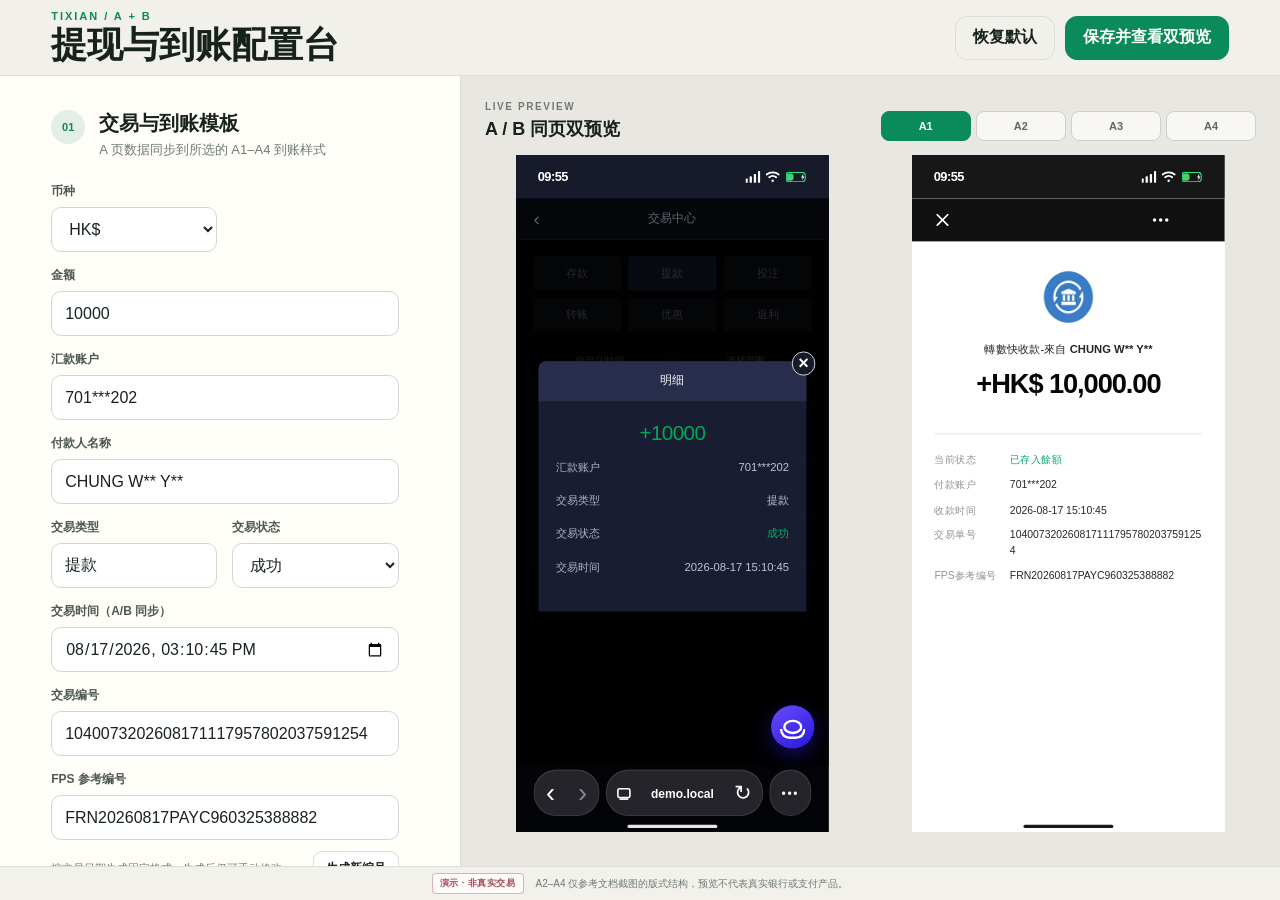
<file: index.html>
<!doctype html>
<html lang="zh-Hant" class="editor-shell">
<head>
  <meta charset="utf-8">
  <meta name="viewport" content="width=device-width, initial-scale=1">
  <meta name="color-scheme" content="light">
  <title>提现与到账 · 双页面配置台</title>
  <link rel="stylesheet" href="styles.css?v=20260821-12">
</head>
<body class="editor-page">
  <header class="topbar">
    <div>
      <p class="eyebrow">TIXIAN / A + B</p>
      <h1>提现与到账配置台</h1>
    </div>
    <div class="top-actions">
      <button class="button button--ghost" id="resetButton" type="button">恢复默认</button>
      <button class="button button--primary" id="focusPreviewButton" type="button">保存并查看双预览</button>
    </div>
  </header>

  <main class="workspace">
    <form class="control-panel" id="configForm" autocomplete="off">
      <input type="hidden" name="arrivalTemplate" value="a1">
      <section class="control-section">
        <div class="section-heading">
          <span>01</span>
          <div><h2>交易与到账模板</h2><p>A 页数据同步到所选的 A1–A4 到账样式</p></div>
        </div>
        <div class="field-grid">
          <label class="field"><span>币种</span><select name="currency"><option>HK$</option><option>¥</option><option>$</option><option>NT$</option></select></label>
          <label class="field field--wide"><span>金额</span><input name="amount" inputmode="decimal" value="2000.00"></label>
          <label class="field field--wide"><span>汇款账户</span><input name="payoutAccount" value="950***351"></label>
          <label class="field field--wide"><span>付款人名称</span><input name="payerName" value="CHUNG W** Y**"></label>
          <label class="field"><span>交易类型</span><input name="transactionType" value="提现"></label>
          <label class="field"><span>交易状态</span><select name="transactionStatus"><option>成功</option><option>处理中</option><option>失败</option></select></label>
          <label class="field field--wide"><span>交易时间（A/B 同步）</span><input name="withdrawalTime" type="datetime-local" step="1"></label>
          <label class="field field--wide"><span>交易编号</span><input name="transactionId" inputmode="numeric" maxlength="34" pattern="[0-9]{34}" aria-describedby="identifierHelp"></label>
          <label class="field field--wide"><span>FPS 参考编号</span><input name="fpsReference" maxlength="27" pattern="FRN[0-9]{8}PAYC[0-9]{12}" autocapitalize="characters" spellcheck="false" aria-describedby="identifierHelp"></label>
          <div class="identifier-actions field--wide">
            <small id="identifierHelp">按交易日期生成固定格式，生成后仍可手动修改</small>
            <button class="button button--compact" id="generateIdentifiersButton" type="button">生成新编号</button>
          </div>
          <label class="field field--wide"><span>B 页到账文案</span><input name="arrivalMessage"></label>
          <label class="field field--wide"><span>B 页账户状态</span><input name="balanceLabel"></label>
          <label class="field field--wide"><span>机构 / 银行名称</span><input name="institutionName"></label>
          <label class="field field--wide"><span>收款人名称</span><input name="recipientName"></label>
          <label class="field field--wide"><span>收款机构</span><input name="recipientBank"></label>
          <label class="field field--wide"><span>到账账户</span><input name="destinationAccount"></label>
          <label class="field"><span>交易摘要</span><input name="summaryLabel"></label>
          <label class="field"><span>账户余额显示</span><input name="accountBalance"></label>
          <label class="field field--wide"><span>备注 / 转账说明</span><input name="memo"></label>
        </div>
      </section>

      <section class="control-section">
        <div class="section-heading">
          <span>02</span>
          <div><h2>手机与状态栏</h2><p>A、B 两页同步应用</p></div>
        </div>
        <label class="field field--wide"><span>手机品牌</span>
          <select name="device">
            <option value="iphone">Apple iPhone</option>
            <option value="samsung">Samsung Galaxy</option>
            <option value="xiaomi">Xiaomi</option>
            <option value="pixel">Google Pixel</option>
            <option value="vivo">vivo</option>
          </select>
        </label>
        <div class="field-grid field-grid--status">
          <label class="field"><span>状态栏时间</span><input name="statusTime" type="time"></label>
          <label class="field"><span>网络文字</span><select name="carrier"><option value="">不显示</option><option>5G</option><option>4G</option><option>LTE</option><option>3G</option></select></label>
          <label class="field field--wide range-field"><span>电量 <output id="batteryOutput">72%</output></span><input name="battery" type="range" min="1" max="100" value="72"></label>
          <label class="field field--wide range-field"><span>信号强度 <output id="signalOutput">4/4</output></span><input name="signal" type="range" min="1" max="4" value="4"></label>
          <label class="switch-row field--wide"><span><b>显示 Wi-Fi</b><small>同时同步到 B 页状态栏</small></span><input name="wifi" type="checkbox"><i></i></label>
          <label class="switch-row field--wide"><span><b>显示电量百分比</b><small>例如电量设为 39 时，图标显示 39</small></span><input name="showBatteryPercent" type="checkbox"><i></i></label>
          <label class="switch-row field--wide"><span><b>充电中</b><small>开启后电池使用绿色充电样式</small></span><input name="charging" type="checkbox"><i></i></label>
        </div>
      </section>

      <div class="save-state" id="saveState"><i></i><span>修改会自动保存到当前浏览器</span></div>
    </form>

    <aside class="preview-panel" id="previews">
      <div class="preview-heading">
        <div><span>LIVE PREVIEW</span><h2>A / B 同页双预览</h2></div>
        <p id="activeTemplateLabel" hidden>B：A1 到账</p>
        <div class="template-switcher" id="templateSwitcher" aria-label="切换到账模板">
          <button type="button" data-template="a1">A1</button>
          <button type="button" data-template="a2">A2</button>
          <button type="button" data-template="a3">A3</button>
          <button type="button" data-template="a4">A4</button>
        </div>
      </div>
      <div class="dual-preview-grid">
        <section class="preview-card" aria-label="A 提现预览">
          <div class="phone-stage">
            <div class="phone-scale-frame">
              <div class="phone-shell" id="withdrawalPhone">
                <div class="phone-screen phone-screen--dark">
                <div id="aStatusBar"></div>
                <div class="app-header"><button aria-label="返回">‹</button><span>交易中心</span><i></i></div>
                <div class="tab-grid" aria-hidden="true"><span>存款</span><span class="active">提款</span><span>投注</span><span>转账</span><span>优惠</span><span>返利</span></div>
                <div class="history-filter" aria-hidden="true">
                  <span>自定义时间</span><i></i><span>选择范围</span>
                </div>
                <div class="history-table" aria-hidden="true">
                  <div class="history-head"><span>交易时间</span><span>状态</span><span>金额</span><span>操作</span></div>
                  <div><span>2026-08-17<br>15:10:45</span><b>成功</b><span>10000</span><a>明细</a></div>
                  <div><span>2026-02-06<br>19:37:30</span><b>成功</b><span>9000</span><a>明细</a></div>
                  <div><span>2026-08-13<br>12:47:37</span><b>成功</b><span>3202</span><a>明细</a></div>
                </div>
                <div class="history-pagination" aria-hidden="true"><span>上一页</span><b>1</b><span>下一页</span></div>
                <div class="backdrop"></div>
                <section class="detail-sheet">
                  <button class="sheet-close" type="button" aria-label="关闭明细">×</button>
                  <div class="sheet-title">明细</div>
                  <div class="amount amount--green" id="aAmount">+2000.00</div>
                  <dl>
                    <div><dt>汇款账户</dt><dd id="aAccount">950***351</dd></div>
                    <div><dt>交易类型</dt><dd id="aType">提现</dd></div>
                    <div><dt>交易状态</dt><dd class="success" id="aStatus">成功</dd></div>
                    <div><dt>交易时间</dt><dd id="aTime">2026-08-17 15:13:00</dd></div>
                  </dl>
                </section>
                <button class="support-bubble" type="button" aria-label="在线客服"><i></i></button>
                <div class="browser-toolbar" aria-label="浏览器工具栏">
                  <div class="browser-nav"><span>‹</span><span>›</span></div>
                  <div class="browser-address"><i></i><b>demo.local</b><span>↻</span></div>
                  <div class="browser-more">•••</div>
                </div>
                  <div class="phone-home-indicator"></div>
                </div>
              </div>
            </div>
          </div>
        </section>

        <section class="preview-card" aria-label="B 到账预览">
          <div class="phone-stage">
            <div class="phone-scale-frame">
              <div class="phone-shell phone-shell--arrival" id="arrivalPhone">
                <div class="phone-screen phone-screen--light">
                  <div id="bStatusBar"></div>
                  <div id="arrivalView" class="arrival-view"></div>
                  <div class="phone-home-indicator phone-home-indicator--dark"></div>
                </div>
              </div>
            </div>
          </div>
        </section>
      </div>
    </aside>
  </main>

  <footer class="page-footer">
    <strong>演示 · 非真实交易</strong>
    <span>A2–A4 仅参考文档截图的版式结构，预览不代表真实银行或支付产品。</span>
  </footer>

  <script src="shared.js?v=20260821-13"></script>
  <script src="app.js?v=20260821-13"></script>
</body>
</html>
</file>
<file: styles.css>
:root {
  --ink: #17221d;
  --muted: #6f7a74;
  --paper: #f3f1eb;
  --panel: #fffef9;
  --line: #dcded7;
  --green: #0b8a5b;
  --green-dark: #086344;
  --orange: #ff7a45;
  --navy: #15192b;
  --navy-2: #202540;
  --danger: #b81f32;
  --shadow: 0 24px 70px rgba(24, 34, 29, .16);
  font-family: Inter, ui-sans-serif, -apple-system, BlinkMacSystemFont, "Segoe UI", "PingFang HK", "PingFang TC", "Microsoft JhengHei", sans-serif;
}

* { box-sizing: border-box; }
html { min-height: 100%; overflow-x: hidden; background: var(--paper); }
html.editor-shell { height: 100%; overflow: hidden; }
body { margin: 0; overflow-x: hidden; color: var(--ink); background: var(--paper); }
body.editor-page { width: 100%; height: 100%; min-height: 0; overflow: hidden; display: flex; flex-direction: column; }
button, input, select { font: inherit; }
button, a { -webkit-tap-highlight-color: transparent; }

.topbar, .arrival-toolbar {
  min-height: 104px; padding: 24px clamp(22px, 4vw, 64px);
  display: flex; align-items: center; justify-content: space-between; gap: 24px;
  border-bottom: 1px solid var(--line); background: rgba(243, 241, 235, .94);
}
body.editor-page .topbar { min-height: 76px; padding-top: 10px; padding-bottom: 10px; flex: 0 0 auto; }
.eyebrow { margin: 0 0 5px; color: var(--green); font-size: 11px; font-weight: 850; letter-spacing: .18em; }
h1 { margin: 0; font: 750 clamp(25px, 3vw, 36px)/1.05 Georgia, "Noto Serif TC", serif; }
.top-actions { display: flex; gap: 10px; flex-wrap: wrap; }
.button {
  min-height: 44px; padding: 0 17px; display: inline-flex; align-items: center; justify-content: center;
  border: 1px solid var(--line); border-radius: 12px; color: var(--ink); background: #fff;
  font-weight: 750; text-decoration: none; cursor: pointer; transition: transform .18s, box-shadow .18s, background .18s;
}
.button:hover { transform: translateY(-1px); box-shadow: 0 8px 22px rgba(23, 34, 29, .1); }
.button--primary { border-color: var(--green); color: #fff; background: var(--green); }
.button--primary:hover { background: var(--green-dark); }
.button--ghost { background: transparent; }

.workspace { height: auto; min-height: 0; flex: 1 1 auto; display: grid; grid-template-columns: minmax(300px, .72fr) minmax(0, 1.28fr); overflow: hidden; }
.control-panel { height: 100%; min-height: 0; padding: 34px clamp(22px, 4vw, 58px) 64px; overflow-y: scroll; overscroll-behavior: contain; scrollbar-color: #87928b #f1f0ea; scrollbar-gutter: stable; scrollbar-width: thin; background: var(--panel); border-right: 1px solid var(--line); }
.control-panel::-webkit-scrollbar { width: 8px; }
.control-panel::-webkit-scrollbar-track { background: #f1f0ea; }
.control-panel::-webkit-scrollbar-thumb { border: 2px solid #f1f0ea; border-radius: 999px; background: #87928b; }
.control-section { padding: 0 0 34px; margin: 0 0 34px; border-bottom: 1px solid var(--line); }
.section-heading { margin-bottom: 24px; display: flex; gap: 14px; align-items: flex-start; }
.section-heading > span { width: 34px; height: 34px; display: grid; place-items: center; border-radius: 50%; background: #e4eee8; color: var(--green); font-size: 11px; font-weight: 850; }
.section-heading h2 { margin: 0 0 4px; font-size: 20px; }
.section-heading p { margin: 0; color: var(--muted); font-size: 13px; }
.field-grid { display: grid; grid-template-columns: repeat(2, minmax(0, 1fr)); gap: 15px; }
.field { display: grid; gap: 7px; min-width: 0; }
.field--wide { grid-column: 1 / -1; }
.field > span, .switch-row b { font-size: 12px; font-weight: 750; color: #4d5852; }
.field input, .field select {
  width: 100%; height: 45px; padding: 0 13px; border: 1px solid #d2d7d1; border-radius: 10px;
  outline: none; color: var(--ink); background: #fff; transition: border .18s, box-shadow .18s;
}
.field input:focus, .field select:focus { border-color: var(--green); box-shadow: 0 0 0 3px rgba(11, 138, 91, .12); }
.identifier-actions { margin-top: -4px; display: flex; align-items: center; justify-content: space-between; gap: 12px; }
.identifier-actions small { color: var(--muted); font-size: 11px; line-height: 1.35; }
.button--compact { min-height: 34px; padding: 0 12px; border-radius: 9px; flex: none; font-size: 12px; }
.field input[type="range"] { height: 26px; padding: 0; accent-color: var(--green); border: 0; box-shadow: none; }
.range-field > span { display: flex; justify-content: space-between; }
.range-field output { color: var(--green); }
.field-grid--status { margin-top: 15px; }
.switch-row { position: relative; min-height: 54px; padding: 10px 13px; display: flex; align-items: center; justify-content: space-between; gap: 14px; border: 1px solid #d2d7d1; border-radius: 10px; cursor: pointer; }
.switch-row span { display: grid; gap: 3px; }
.switch-row small { color: var(--muted); }
.switch-row input { position: absolute; z-index: 2; inset: 0; width: 100%; height: 100%; margin: 0; opacity: 0; cursor: pointer; }
.switch-row i { width: 42px; height: 24px; padding: 3px; display: block; border-radius: 999px; background: #c8ccc8; transition: background .2s; }
.switch-row i::after { content: ""; width: 18px; height: 18px; display: block; border-radius: 50%; background: white; box-shadow: 0 1px 4px #999; transition: transform .2s; }
.switch-row input:checked + i { background: var(--green); }
.switch-row input:checked + i::after { transform: translateX(18px); }
.switch-row input:focus-visible + i { outline: 2px solid var(--green); outline-offset: 3px; }
.save-state { display: flex; align-items: center; gap: 9px; color: var(--muted); font-size: 12px; }
.save-state i { width: 8px; height: 8px; border-radius: 50%; background: var(--green); box-shadow: 0 0 0 4px rgba(11, 138, 91, .1); }

.preview-panel { height: 100%; min-height: 0; padding: 20px 24px; overflow: hidden; display: grid; grid-template-rows: auto minmax(0, 1fr) auto; gap: 14px; container-type: size; background: #e9e7e1; }
.preview-heading { width: 100%; max-width: 780px; margin: 0 auto; display: grid; grid-template-columns: repeat(2, minmax(0, 1fr)); align-items: end; gap: 20px; }
.preview-heading span { color: var(--muted); font-size: 10px; font-weight: 850; letter-spacing: .16em; }
.preview-heading h2 { margin: 3px 0 0; font-size: 18px; }
.dual-preview-grid { width: 100%; height: 100%; min-height: 0; max-width: 780px; margin: 0 auto; display: grid; grid-template-columns: repeat(2, minmax(0, 1fr)); gap: 20px; align-items: start; }
.preview-card { min-width: 0; height: 100%; min-height: 0; }
.phone-stage { height: 100%; min-height: 0; display: grid; place-items: center; }
.phone-scale-frame { width: var(--phone-frame-width, 390px); height: var(--phone-frame-height, 844px); flex: none; }
.phone-shell { width: 390px; height: 844px; padding: 0; border-radius: 0; background: transparent; box-shadow: none; transform: scale(var(--phone-scale, 1)); transform-origin: top left; container-type: inline-size; }
.phone-screen { position: relative; width: 100%; height: 100%; overflow: hidden; border-radius: 0; }
.phone-screen--dark { color: #f5f5fb; background: #030408; }
.phone-screen--light { color: #171b19; background: #f7f7f5; }

.status-bar { position: relative; z-index: 8; height: 54px; padding: 0 24px; display: flex; align-items: center; justify-content: space-between; gap: 12px; color: #fff; background: #171a2b; font-size: 17px; font-weight: 800; letter-spacing: -.03em; }
.status-left, .status-right { position: relative; z-index: 2; min-width: 0; display: flex; align-items: center; flex: 0 0 auto; }
.status-left { justify-content: flex-start; }
.status-right { margin-left: auto; justify-content: flex-end; white-space: nowrap; }
.status-time, .status-date, .network-label { display: block; line-height: 1; }
.status-notifications { display: block; flex: none; object-fit: contain; }
.status-mode { position: relative; flex: none; color: currentColor; line-height: 1; }

.status-bar--iphone { padding-right: 27px; padding-left: 27px; font-family: -apple-system, BlinkMacSystemFont, "SF Pro Text", sans-serif; }
.status-bar--iphone .status-time { font-size: 16px; font-weight: 700; letter-spacing: -.04em; }
.status-bar--iphone .status-right { gap: 6px; }
.status-bar--iphone .signal { width: 19px; height: 15px; }
.status-bar--iphone .wifi { width: 18px; height: 14px; }

/* Samsung One UI screenshot: time + date + notifications / compact system cluster. */
.status-bar--samsung { padding-right: 20px; padding-left: 20px; font-family: "SamsungOne", "Segoe UI", sans-serif; }
.status-bar--samsung .status-left { gap: 6px; }
.status-bar--samsung .status-time { font-size: 14px; font-weight: 700; letter-spacing: -.035em; }
.status-bar--samsung .status-date { font-size: 11px; font-weight: 650; letter-spacing: -.03em; }
.status-bar--samsung .status-notifications { width: 30px; height: 10px; }
.status-bar--samsung .status-right { gap: 4px; }
.status-bar--samsung .network-label { max-width: 18px; overflow: hidden; font-size: 6px; font-weight: 800; letter-spacing: -.08em; text-transform: uppercase; }

/* Xiaomi HyperOS/MIUI screenshot: notifications beside time / dense dual-SIM cluster. */
.status-bar--xiaomi { padding-right: 20px; padding-left: 20px; font-family: "MiSans", "Segoe UI", sans-serif; }
.status-bar--xiaomi .status-left { gap: 6px; }
.status-bar--xiaomi .status-time { font-size: 15px; font-weight: 720; letter-spacing: -.04em; }
.status-bar--xiaomi .status-notifications { width: 30px; height: 12px; }
.status-bar--xiaomi .status-right { gap: 3px; }
.status-bar--xiaomi .network-label { max-width: 15px; overflow: hidden; font-size: 6px; font-weight: 800; letter-spacing: -.08em; text-transform: uppercase; }
.status-mode--xiaomi { width: 10px; font-size: 6px; font-weight: 850; letter-spacing: -.1em; text-align: center; }

/* Google Pixel: intentionally sparse, with Android's geometric status glyphs. */
.status-bar--pixel { padding-right: 22px; padding-left: 22px; font-family: Roboto, "Google Sans", Arial, sans-serif; }
.status-bar--pixel .status-time { font-size: 15px; font-weight: 650; letter-spacing: -.035em; }
.status-bar--pixel .status-right { gap: 6px; }
.status-bar--pixel .network-label { max-width: 18px; overflow: hidden; font-size: 7px; font-weight: 700; text-transform: uppercase; }

/* vivo OriginOS: small typography and a very tight network/battery cluster. */
.status-bar--vivo { padding-right: 18px; padding-left: 20px; font-family: "vivo Sans", "Segoe UI", sans-serif; }
.status-bar--vivo .status-time { font-size: 14px; font-weight: 650; letter-spacing: -.035em; }
.status-bar--vivo .status-right { gap: 2px; }
.status-bar--vivo .network-label { max-width: 15px; overflow: hidden; font-size: 5px; font-weight: 850; letter-spacing: -.08em; text-transform: uppercase; }
.status-mode--vivo { width: 14px; font-size: 5px; font-weight: 850; letter-spacing: -.1em; text-align: center; }
.signal, .wifi { display: block; flex: none; overflow: hidden; }
.signal { width: 20px; height: 16px; clip-path: inset(0 var(--signal-clip) 0 0); }
.wifi { width: 21px; height: 16px; }
.signal img, .wifi img, .battery-shell, .battery-bolt { width: 100%; height: 100%; display: block; object-fit: contain; }
.status-bar--samsung .signal { width: 18px; height: 12px; }
.status-bar--samsung .wifi { width: 19px; height: 14px; }
.status-bar--xiaomi .signal { width: 18px; height: 14px; }
.status-bar--xiaomi .wifi { width: 19px; height: 14px; }
.status-bar--pixel .signal { width: 18px; height: 14px; }
.status-bar--pixel .wifi { width: 19px; height: 14px; }
.status-bar--vivo .signal { width: 20px; height: 14px; }
.status-bar--vivo .wifi { width: 20px; height: 15px; }

@container (max-width: 300px) {
  .status-bar { padding-right: 13px; padding-left: 13px; }
  .status-bar--samsung .status-left { gap: 4px; }
  .status-bar--samsung .status-date { font-size: 9px; }
  .status-bar--samsung .status-notifications { width: 18px; }
  .status-bar--xiaomi .status-notifications { width: 21px; }
  .status-bar--pixel .network-label { display: none; }
  .status-bar--vivo .status-mode--vivo { display: none; }
}

.battery, .battery-system { position: relative; flex: none; color: currentColor; }
.battery { display: block; }
.battery i { position: absolute; z-index: 1; display: block; width: var(--battery-fill); background: currentColor; }
.battery-shell { position: absolute; z-index: 2; inset: 0; }
.battery b, .battery-number { font-weight: 850; line-height: 1; }
.battery-bolt { position: absolute; z-index: 4; width: 10px; height: 14px; }
.battery--low, .battery-system.battery--low { color: #ff5b65; }
.battery-system { display: inline-flex; align-items: center; }

/* Apple assets */
.battery--iphone { width: 28px; height: 13px; color: #fff; }
.battery--iphone i { left: 2px; top: 2px; width: var(--battery-fill); max-width: 23px; height: 9px; border-radius: 3px; opacity: .92; }
.battery--iphone b { position: absolute; z-index: 3; inset: 0 3px 0 0; display: grid; place-items: center; color: #fff; font-size: 7px; letter-spacing: -.04em; mix-blend-mode: difference; }
.battery--iphone.battery--charging { color: #52dc78; }
.battery--iphone.battery--charging b { padding-right: 5px; color: #fff; mix-blend-mode: normal; }
.battery--iphone .battery-bolt { right: 3px; top: 2px; width: 5px; height: 9px; }
.battery--iphone.battery--low:not(.battery--charging) b { color: #fff; mix-blend-mode: normal; }

/* Samsung assets */
.battery--samsung { width: 30px; height: 14px; }
.battery--samsung i { left: 1px; top: 1px; max-width: 28px; height: 12px; border-radius: 7px; opacity: .28; }
.battery--samsung b { position: absolute; z-index: 3; inset: 0 1px 2px 0; display: grid; place-items: center; font-size: 7px; letter-spacing: -.04em; }
.battery--samsung .battery-bolt { right: 2px; top: 2px; width: 7px; height: 9px; }
.battery--samsung.battery--charging { color: #52dc78; }
.battery--samsung.battery--charging i { opacity: 1; }

/* Xiaomi assets */
.battery--xiaomi { width: 34px; height: 16px; }
.battery--xiaomi i { left: 2px; top: 2px; max-width: 27px; height: 12px; opacity: .32; }
.battery--xiaomi b { position: absolute; z-index: 3; inset: 0 4px 0 0; display: grid; place-items: center; font-size: 8px; }
.battery--xiaomi.battery--with-percent b { color: #171a2b; }
.battery--xiaomi .battery-bolt { right: -9px; top: 2px; width: 10px; height: 12px; }
.battery--xiaomi.battery--charging { color: #65df78; }
.battery--xiaomi.battery--charging i { opacity: 1; }

/* Pixel assets */
.battery-system--pixel { gap: 4px; }
.battery-system--pixel .battery-number { font-size: 8px; }
.battery--pixel { width: 20px; height: 12px; }
.battery--pixel i { left: 2px; top: 2px; max-width: 14px; height: 8px; }
.battery--pixel .battery-bolt { left: 6px; top: 1px; width: 8px; height: 10px; color: #111526; }
.battery-system--pixel.battery--charging { color: #7be18a; }

/* vivo assets */
.battery--vivo { width: 32px; height: 16px; }
.battery--vivo i { left: 1px; top: 1px; max-width: 30px; height: 14px; border-radius: 7px; opacity: .28; }
.battery--vivo b { position: absolute; z-index: 3; inset: 0; display: grid; place-items: center; font-size: 8px; }
.battery--vivo.battery--with-percent b { color: #171a2b; }
.battery-vivo-notch { position: absolute; z-index: 3; right: 4px; top: 4px; width: 1px; height: 8px; background: currentColor; opacity: .6; }
.battery--vivo .battery-bolt { right: -9px; top: 2px; width: 10px; height: 12px; }
.battery--vivo.battery--charging { color: #59dd78; }
.battery--vivo.battery--charging i { opacity: 1; }
.battery--charging .battery-shell,
.battery-system.battery--charging .battery-shell {
  filter: brightness(0) saturate(100%) invert(78%) sepia(32%) saturate(1041%) hue-rotate(84deg) brightness(95%) contrast(93%);
}
.battery--low:not(.battery--charging) .battery-shell,
.battery-system.battery--low:not(.battery--charging) .battery-shell {
  filter: brightness(0) saturate(100%) invert(46%) sepia(78%) saturate(2742%) hue-rotate(326deg) brightness(105%) contrast(101%);
}


.app-header { position: relative; z-index: 4; height: 13.3cqw; display: grid; grid-template-columns: 13.3cqw 1fr 13.3cqw; align-items: center; border-bottom: 1px solid rgba(255,255,255,.03); text-align: center; color: #626572; background: #05060a; font-size: 3.9cqw; }
.app-header button { border: 0; color: #5c606c; background: none; font-size: 6.1cqw; }
.tab-grid { position: relative; z-index: 2; padding: 5.2cqw 5.4cqw 4.2cqw; display: grid; grid-template-columns: repeat(3, 1fr); gap: 2.2cqw; }
.tab-grid span { height: 11cqw; display: grid; place-items: center; border-radius: 4px; color: #9ea3b3; background: #12141e; font-size: 3.5cqw; }
.tab-grid span.active { color: #afb8d4; background: #1d2948; }
.history-filter { position: relative; z-index: 1; height: 10.5cqw; margin: 0 5.4cqw; display: grid; grid-template-columns: 1fr 4.4cqw 1fr; align-items: center; color: #737888; font-size: 3.2cqw; text-align: center; }
.history-filter i { width: 10px; height: 10px; border-right: 1px solid currentColor; border-bottom: 1px solid currentColor; transform: rotate(45deg) translateY(-3px); }
.history-table { position: relative; z-index: 1; margin: 0 18px; border: 1px solid #11131d; color: #707584; font-size: 11px; }
.history-table > div { min-height: 66px; padding: 8px; display: grid; grid-template-columns: 1.2fr .8fr .8fr .7fr; align-items: center; border-bottom: 1px solid #11131d; text-align: center; }
.history-table > .history-head { min-height: 35px; color: #747988; }
.history-table b { color: #0a8b58; }.history-table a { color: #4b6da8; }
.history-pagination { position: relative; z-index: 1; padding: 20px 50px; display: flex; align-items: center; justify-content: space-between; color: #727686; }
.history-pagination b { color: #34518a; }
.backdrop { position: absolute; z-index: 3; inset: 54px 0 82px; background: rgba(0, 0, 0, .76); }
.detail-sheet { position: absolute; z-index: 5; left: 7.3cqw; right: 7.3cqw; top: calc(54px + 52cqw); height: 80cqw; padding-bottom: 4.8cqw; overflow: visible; border-radius: 2.5cqw 2.5cqw 0 0; background: #191d31; box-shadow: none; }
.sheet-close { position: absolute; z-index: 3; right: -3cqw; top: -3cqw; width: 7.6cqw; height: 7.6cqw; display: grid; place-items: center; border: max(1px, .5cqw) solid #fff; border-radius: 50%; color: #fff; background: #171a2b; font-size: 5.8cqw; font-weight: 650; line-height: 1; }
.sheet-title { height: 12.9cqw; display: grid; place-items: center; border-radius: 2.5cqw 2.5cqw 0 0; background: #272d4b; font-size: 3.9cqw; }
.amount { padding: 6.8cqw 5cqw 5.3cqw; text-align: center; font-size: 6.6cqw; font-weight: 500; line-height: 1; letter-spacing: -.03em; }
.amount--green { color: #00a959; }
.detail-sheet dl { margin: 0; padding: 0 5.4cqw; display: grid; gap: 5.7cqw; font-size: 3.6cqw; line-height: 1.35; }
.detail-sheet dl div { display: grid; grid-template-columns: 27cqw minmax(0, 1fr); gap: 3cqw; }
.detail-sheet dt { color: #adb2c8; white-space: nowrap; }
.detail-sheet dd { margin: 0; color: #bfc3d6; text-align: right; white-space: nowrap; }
.success { color: #0aa96b !important; }
.support-bubble { position: absolute; z-index: 7; right: 18px; bottom: 104px; width: 54px; height: 54px; display: grid; place-items: center; border: 0; border-radius: 50%; background: linear-gradient(145deg, #6d4cff, #2516d9); box-shadow: 0 8px 24px rgba(41, 28, 219, .45); }
.support-bubble i { position: relative; width: 24px; height: 18px; display: block; border: 3px solid #fff; border-radius: 50%; }
.support-bubble i::after { content: ""; position: absolute; left: -7px; right: -7px; bottom: -9px; height: 10px; border: 3px solid #fff; border-top: 0; border-radius: 0 0 12px 12px; }
.browser-toolbar { position: absolute; z-index: 14; left: 22px; right: 22px; bottom: 20px; height: 58px; display: grid; grid-template-columns: 82px 1fr 52px; gap: 8px; color: #fff; font-size: 15px; }
.browser-nav, .browser-address, .browser-more { display: flex; align-items: center; justify-content: space-around; border: 1px solid rgba(255,255,255,.13); border-radius: 28px; background: rgba(38, 38, 44, .96); box-shadow: inset 0 1px rgba(255,255,255,.06); }
.browser-nav span { font-size: 34px; font-weight: 250; line-height: 1; }
.browser-nav span:last-child { color: #87878b; }
.browser-address { padding: 0 13px; gap: 9px; }
.browser-address i { width: 17px; height: 13px; display: block; border: 2px solid #fff; border-radius: 3px; box-shadow: 0 5px 0 -3px #fff; }
.browser-address b { flex: 1; overflow: hidden; white-space: nowrap; text-align: center; text-overflow: ellipsis; }
.browser-address span { font-size: 26px; }
.browser-more { letter-spacing: 2px; }
.phone-home-indicator { position: absolute; z-index: 15; left: 50%; bottom: 5px; width: 112px; height: 4px; transform: translateX(-50%); border-radius: 99px; background: rgba(255,255,255,.9); }
.phone-home-indicator--dark { background: #161a18; }
.page-footer { min-height: 34px; padding: 6px clamp(18px, 4vw, 58px); flex: 0 0 auto; display: flex; align-items: center; justify-content: center; gap: 12px; border-top: 1px solid var(--line); color: var(--muted); background: var(--paper); font-size: 10px; text-align: center; }
.page-footer strong { padding: 3px 7px; border: 1px solid rgba(150,25,44,.32); border-radius: 4px; color: rgba(150,25,44,.78); background: rgba(255,255,255,.72); font-size: 9px; letter-spacing: .06em; white-space: nowrap; }

.template-switcher { margin: 0; display: grid; grid-template-columns: repeat(4, 1fr); gap: 5px; }
.template-switcher button { height: 30px; border: 1px solid #cdd1cb; border-radius: 8px; color: #5e6862; background: rgba(255,255,255,.68); font-size: 11px; font-weight: 800; cursor: pointer; }
.template-switcher button.active { border-color: var(--green); color: #fff; background: var(--green); }

.phone-shell--arrival { background: #111514; }
.arrival-view { height: calc(100% - 54px); overflow: hidden; background: #fff; }
.arrival-view img { display: block; }
.arrival-nav img { width: 100%; height: 100%; }
.arrival-nav { height: 54px; padding: 0 17px; display: grid; grid-template-columns: 42px 1fr 42px; align-items: center; }
.arrival-nav button, .arrival-nav > span { width: 42px; height: 42px; padding: 8px; display: grid; place-items: center; border: 0; color: inherit; background: transparent; }
.arrival-nav > span { justify-self: end; }
.arrival-nav strong { text-align: center; font-size: 18px; font-weight: 600; }
.arrival-nav--dark { color: #ddd; background: #111; }
.arrival-nav--inbox { color: #fff; background: #242424; }
.arrival-nav--dark img, .arrival-nav--inbox img { filter: invert(1); }
.arrival-nav--inbox strong { font-size: 22px; font-weight: 450; }
.arrival-nav--light { color: #111; background: #f8fbfc; }
.arrival-nav--ledger { height: 62px; color: #111; background: #fff; border-bottom: 2px solid #16aab0; }
.arrival-nav--ledger button { color: #16aab0; }
.arrival-nav--ledger strong { font-size: 21px; font-weight: 700; }

.phone-shell--arrival[data-template="a1"] #bStatusBar { color: #fff; background: #171717; }
.phone-shell--arrival[data-template="a2"] #bStatusBar { color: #fff; background: #242424; }
.phone-shell--arrival[data-template="a3"] #bStatusBar { color: #101214; background: #f8fbfc; }
.phone-shell--arrival[data-template="a4"] #bStatusBar { color: #050505; background: #fff; }
.phone-shell--arrival[data-template="a3"] #bStatusBar .signal img,
.phone-shell--arrival[data-template="a3"] #bStatusBar .wifi img,
.phone-shell--arrival[data-template="a3"] #bStatusBar .status-notifications,
.phone-shell--arrival[data-template="a3"] #bStatusBar .battery-shell,
.phone-shell--arrival[data-template="a4"] #bStatusBar .signal img,
.phone-shell--arrival[data-template="a4"] #bStatusBar .wifi img,
.phone-shell--arrival[data-template="a4"] #bStatusBar .status-notifications,
.phone-shell--arrival[data-template="a4"] #bStatusBar .battery-shell { filter: brightness(0); }
.phone-shell--arrival[data-template="a3"] #bStatusBar .battery--charging .battery-shell,
.phone-shell--arrival[data-template="a3"] #bStatusBar .battery-system.battery--charging .battery-shell,
.phone-shell--arrival[data-template="a3"] #bStatusBar .battery-bolt,
.phone-shell--arrival[data-template="a4"] #bStatusBar .battery--charging .battery-shell,
.phone-shell--arrival[data-template="a4"] #bStatusBar .battery-system.battery--charging .battery-shell,
.phone-shell--arrival[data-template="a4"] #bStatusBar .battery-bolt {
  filter: brightness(0) saturate(100%) invert(78%) sepia(32%) saturate(1041%) hue-rotate(84deg) brightness(95%) contrast(93%);
}
.phone-shell--arrival[data-template="a3"] #bStatusBar .battery--iphone,
.phone-shell--arrival[data-template="a4"] #bStatusBar .battery--iphone { color: #111; }
.phone-shell--arrival[data-template="a3"] #bStatusBar .battery--iphone.battery--charging,
.phone-shell--arrival[data-template="a4"] #bStatusBar .battery--iphone.battery--charging { color: #52dc78; }
.battery--iphone.battery--low { color: #ff5b65; }
.phone-shell--arrival[data-template="a3"] #bStatusBar .battery--low:not(.battery--charging),
.phone-shell--arrival[data-template="a3"] #bStatusBar .battery-system.battery--low:not(.battery--charging),
.phone-shell--arrival[data-template="a4"] #bStatusBar .battery--low:not(.battery--charging),
.phone-shell--arrival[data-template="a4"] #bStatusBar .battery-system.battery--low:not(.battery--charging) { color: #ff5b65; }
.phone-shell--arrival[data-template="a3"] #bStatusBar .battery--low:not(.battery--charging) .battery-shell,
.phone-shell--arrival[data-template="a3"] #bStatusBar .battery-system.battery--low:not(.battery--charging) .battery-shell,
.phone-shell--arrival[data-template="a4"] #bStatusBar .battery--low:not(.battery--charging) .battery-shell,
.phone-shell--arrival[data-template="a4"] #bStatusBar .battery-system.battery--low:not(.battery--charging) .battery-shell {
  filter: brightness(0) saturate(100%) invert(46%) sepia(78%) saturate(2742%) hue-rotate(326deg) brightness(105%) contrast(101%);
}
.phone-shell--arrival[data-template="a3"] #bStatusBar .battery--iphone.battery--low:not(.battery--charging) b,
.phone-shell--arrival[data-template="a4"] #bStatusBar .battery--iphone.battery--low:not(.battery--charging) b { color: #111; }

.receipt { height: calc(100% - 54px); padding: 36px 28px 70px; overflow: hidden; color: #171717; background: #fff; text-align: center; }
.receipt-mark { position: relative; width: 66px; height: 66px; margin: 0 auto 24px; overflow: hidden; border-radius: 50%; background: #fff; }
.source-icon { width: 100%; height: 100%; object-fit: contain; }
.receipt-kicker { margin: 0; color: #242728; font-size: 14px; font-weight: 500; white-space: nowrap; }
.receipt-kicker strong { font-weight: 600; }
.receipt > h3 { margin: 14px 0 42px; color: #050505; font-size: 34px; font-weight: 650; letter-spacing: -.04em; }
.receipt-rule { height: 1px; margin-bottom: 23px; background: #e2e2e2; }
.receipt dl { margin: 0; display: grid; gap: 13px; text-align: left; }
.receipt dl div { display: grid; grid-template-columns: 84px minmax(0, 1fr); gap: 10px; align-items: start; }
.receipt dt { color: #929292; font-size: 13px; }
.receipt dd { margin: 0; color: #272727; font-size: 13px; line-height: 1.42; }
.breakable { overflow-wrap: anywhere; }

.inbox-screen { height: calc(100% - 54px); padding: 10px 18px 68px; background: #242424; }
.inbox-card { height: 100%; overflow: hidden; border-radius: 12px; background: #fff; }
.inbox-header { position: relative; aspect-ratio: 852 / 354; overflow: hidden; border-radius: 12px 12px 0 0; background: #f8f8f8; }
.inbox-header-source { position: absolute; inset: 0; width: 100%; height: 100%; display: block; object-fit: cover; }
.inbox-header-copy { position: absolute; top: 22px; left: 18px; }
.inbox-header-copy h3 { margin: 0 0 18px; color: #050505; font-size: 29px; line-height: 1; }
.inbox-header-copy p { margin: 0; color: #666; font-size: 17px; line-height: 1.45; }
.inbox-message { margin: 0; padding: 29px 18px; color: #050505; font-size: 20px; font-weight: 700; line-height: 1.35; }

.transfer-screen { height: calc(100% - 54px); padding-bottom: 68px; background: #f4fafb; }
.transfer-summary { height: 286px; padding: 0 18px; border-radius: 0 0 18px 18px; background: #fff; text-align: center; }
.avatar { width: 70px; height: 70px; margin: -1px auto 10px; display: grid; place-items: center; border-radius: 50%; color: #fff; background: #050505; font-size: 23px; font-weight: 700; }
.transfer-summary h3 { margin: 0; font-size: 14px; }
.transfer-amount { margin: 7px 0 7px; color: #088d1f; font-size: 25px; font-weight: 700; }
.transfer-amount span { margin-left: 4px; color: #555; font-size: 19px; font-weight: 450; }
.transfer-summary time { display: block; color: #666; font-size: 12px; }
.transfer-summary > b { margin-top: 8px; display: block; color: #333; font-size: 12px; }
.transfer-action { height: 54px; margin-top: 10px; padding-top: 9px; display: flex; align-items: center; justify-content: center; gap: 9px; border-top: 1px solid #eee; }
.transfer-action-icon { position: relative; width: 40px; height: 40px; flex: none; overflow: hidden; border-radius: 50%; background: #fff; }
.transfer-action span { font-size: 12px; }
.transfer-details { margin-top: 17px; padding: 17px 20px; border-radius: 18px; background: #fff; }
.transfer-details div { min-height: 62px; padding: 12px 0; display: grid; grid-template-columns: 82px minmax(0, 1fr); border-bottom: 1px solid #eee; }
.transfer-details div:last-child { border-bottom: 0; }
.transfer-details dt { color: #777; font-size: 11px; }
.transfer-details dd { margin: 0; color: #262626; font-size: 11px; font-weight: 600; line-height: 1.35; text-align: right; overflow-wrap: anywhere; }

.ledger-screen { height: calc(100% - 62px); padding-bottom: 68px; overflow: hidden; color: #111; background: #fff; }
.ledger-hero { height: 112px; padding: 20px 18px 14px; display: grid; grid-template-columns: 72px 1fr auto; align-items: center; gap: 12px; }
.ledger-wallet { position: relative; width: 70px; height: 70px; display: block; overflow: hidden; background: #fff; }
.ledger-hero b { font-size: 18px; font-weight: 500; }
.ledger-hero strong { font-size: 25px; font-weight: 500; }
.ledger-links { margin: 0; padding: 12px 14px; color: #23aeb3; border-top: 1px solid #eee; border-bottom: 1px solid #eee; font-size: 14px; text-align: right; }
.ledger-list { margin: 0; }
.ledger-list div { min-height: 54px; padding: 13px; display: grid; grid-template-columns: 95px minmax(0, 1fr); align-items: center; border-bottom: 1px solid #e8e8e8; }
.ledger-list dt { color: #848484; font-size: 15px; }
.ledger-list dd { margin: 0; color: #050505; font-size: 16px; text-align: right; overflow-wrap: anywhere; }
.ledger-note, .ledger-photo { padding: 10px 14px; color: #555; background: #fafafa; }
.ledger-note span, .ledger-photo > span { display: block; margin-bottom: 7px; font-size: 14px; }
.ledger-note p { margin: 0; padding: 10px; border: 1px solid #e7e7e7; color: #aaa; background: #fff; box-shadow: 0 1px 4px rgba(0,0,0,.08); font-size: 13px; }
.ledger-photo { padding-top: 0; }
.ledger-photo div { height: 57px; display: flex; align-items: center; justify-content: center; gap: 8px; border: 1px solid #e7e7e7; background: #fff; }
.ledger-photo img { width: 28px; height: 28px; filter: invert(62%) sepia(58%) saturate(638%) hue-rotate(134deg); }
.ledger-photo b { font-size: 14px; font-weight: 500; }

@media (max-width: 760px) {
  html.editor-shell { height: auto; overflow-x: hidden; overflow-y: auto; }
  body.editor-page { height: auto; overflow-x: hidden; overflow-y: auto; display: block; }
  .workspace { height: auto; min-height: calc(100vh - 104px); grid-template-columns: 1fr; overflow: visible; }
  .control-panel { height: auto; overflow: visible; border-right: 0; border-bottom: 1px solid var(--line); }
  .preview-panel { height: auto; min-height: 850px; overflow: visible; display: block; container-type: normal; }
  .preview-heading { margin-bottom: 20px; grid-template-columns: 1fr; align-items: start; }
  .dual-preview-grid { height: auto; grid-template-columns: 1fr; max-width: 390px; gap: 32px; }
  .preview-card, .phone-stage { height: auto; }
  .page-footer { flex-wrap: wrap; gap: 5px 10px; }
}

@media (max-width: 620px) {
  body.editor-page .topbar { padding: 20px 16px; align-items: flex-start; flex-direction: column; }
  .top-actions { width: 100%; }
  .top-actions .button { flex: 1; }
  .workspace { min-height: auto; }
  .control-panel { padding: 28px 16px 45px; }
  .field-grid { grid-template-columns: 1fr; }
  .field--wide { grid-column: auto; }
  .identifier-actions { align-items: flex-start; flex-direction: column; }
  .preview-panel { padding: 28px 10px 42px; min-height: 760px; }
  .preview-heading { padding: 0 8px; }
}

@media (prefers-reduced-motion: reduce) {
  *, *::before, *::after { scroll-behavior: auto !important; transition: none !important; }
}
</file>
